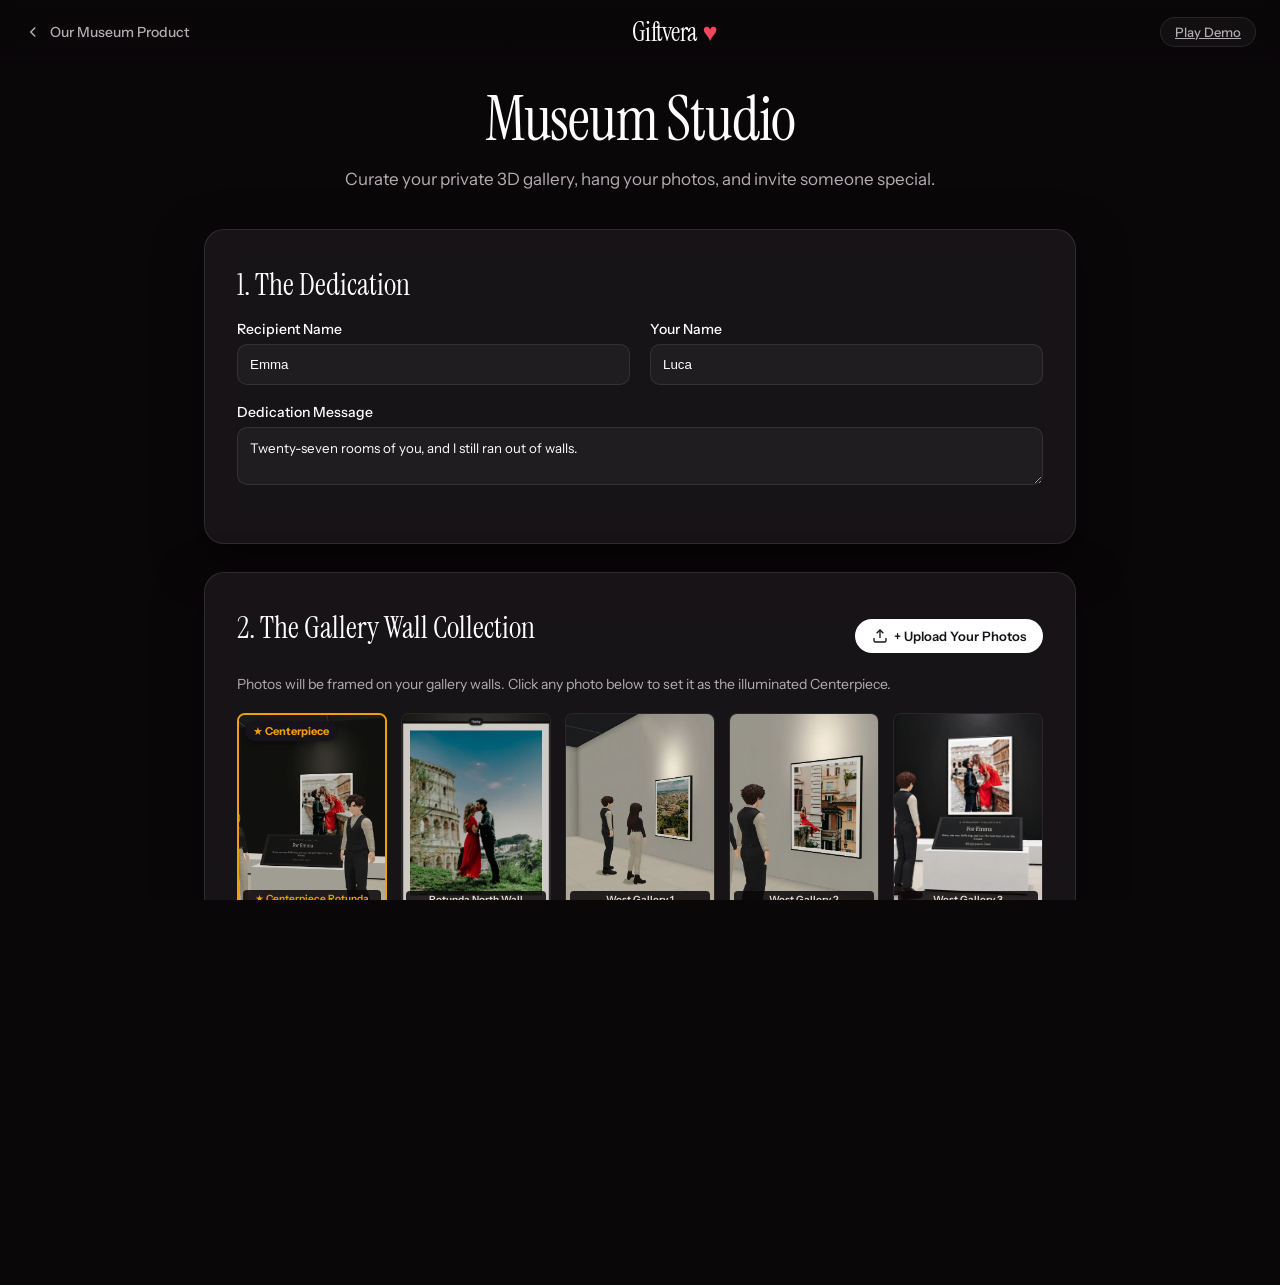
<file: create.html>
<!DOCTYPE html>
<html lang="en">
<head>
  <meta charset="UTF-8">
  <meta name="viewport" content="width=device-width, initial-scale=1.0, maximum-scale=1.0, user-scalable=no, viewport-fit=cover">
  <title>Create Your 3D Museum | Giftvera</title>
  <link rel="stylesheet" href="style.css">
  <style>
    .studio-wrap {
      max-width: 920px;
      margin: 80px auto 60px;
      padding: 0 24px;
    }

    .studio-head {
      text-align: center;
      margin-bottom: 40px;
    }

    .studio-head h1 {
      font-family: var(--font-serif);
      font-size: clamp(2.5rem, 5vw, 3.8rem);
      font-weight: 400;
      letter-spacing: -0.02em;
    }

    .studio-head p {
      font-size: 1.0625rem;
      color: var(--text-2);
      margin-top: 10px;
    }

    .studio-card {
      background: var(--surface-card);
      border: 1px solid var(--surface-card-border);
      border-radius: var(--radius-lg);
      padding: 36px 32px;
      box-shadow: var(--shadow-lg);
      backdrop-filter: blur(16px);
      margin-bottom: 28px;
    }

    .studio-card h2 {
      font-family: var(--font-serif);
      font-size: 1.85rem;
      font-weight: 400;
      margin-bottom: 16px;
      display: flex;
      align-items: center;
      gap: 12px;
    }

    .photo-grid-preview {
      display: grid;
      grid-template-columns: repeat(auto-fill, minmax(130px, 1fr));
      gap: 14px;
      margin-top: 20px;
    }

    .photo-slot {
      aspect-ratio: 3 / 4;
      border-radius: 8px;
      overflow: hidden;
      background: #141113;
      border: 1px solid var(--line);
      position: relative;
    }

    .photo-slot img {
      width: 100%;
      height: 100%;
      object-fit: cover;
    }

    .centerpiece-badge {
      position: absolute;
      top: 6px;
      left: 6px;
      background: #17131A;
      color: #F59E0B;
      font-size: 0.6875rem;
      font-weight: 700;
      padding: 3px 8px;
      border-radius: var(--radius-pill);
      box-shadow: 0 2px 6px rgba(0,0,0,0.4);
    }
  </style>
</head>
<body>

  <!-- Top Global Header -->
  <header class="top-header">
    <a href="product.html" class="nav-link">
      <svg width="18" height="18" viewBox="0 0 24 24" fill="none" stroke="currentColor" stroke-width="2"><path d="m15 18-6-6 6-6"/></svg>
      <span>Our Museum Product</span>
    </a>
    <a href="product.html" class="logo-brand">
      <span>Giftvera</span><span class="heart">♥</span>
    </a>
    <div class="header-actions">
      <a href="index.html" class="badge-pill">
        <span>Play Demo</span>
      </a>
    </div>
  </header>

  <main class="studio-wrap">
    <div class="studio-head">
      <h1>Museum Studio</h1>
      <p>Curate your private 3D gallery, hang your photos, and invite someone special.</p>
    </div>

    <!-- Step 1: Dedication & Names -->
    <section class="studio-card">
      <h2>1. The Dedication</h2>
      <div style="display:grid;grid-template-columns:1fr 1fr;gap:20px;margin-bottom:18px;">
        <div>
          <label style="display:block;font-size:0.875rem;font-weight:500;margin-bottom:6px;">Recipient Name</label>
          <input type="text" id="studio-recipient" class="text-box" value="Emma" placeholder="e.g. Emma" style="width:100%;padding:12px;border-radius:10px;background:var(--surface);border:1px solid var(--line);color:white;">
        </div>
        <div>
          <label style="display:block;font-size:0.875rem;font-weight:500;margin-bottom:6px;">Your Name</label>
          <input type="text" id="studio-sender" class="text-box" value="Luca" placeholder="e.g. Luca" style="width:100%;padding:12px;border-radius:10px;background:var(--surface);border:1px solid var(--line);color:white;">
        </div>
      </div>

      <div style="margin-bottom:18px;">
        <label style="display:block;font-size:0.875rem;font-weight:500;margin-bottom:6px;">Dedication Message</label>
        <textarea id="studio-dedication" rows="2" style="width:100%;padding:12px;border-radius:10px;background:var(--surface);border:1px solid var(--line);color:white;font-family:var(--font-sans);">Twenty-seven rooms of you, and I still ran out of walls.</textarea>
      </div>
    </section>

    <!-- Step 2: Photos -->
    <section class="studio-card">
      <div style="display:flex;justify-content:space-between;align-items:center;flex-wrap:wrap;gap:12px;margin-bottom:12px;">
        <h2>2. The Gallery Wall Collection</h2>
        <label for="studio-file-input" class="badge-pill" style="cursor:pointer;background:white;color:#17131A;font-weight:600;padding:8px 16px;">
          <svg width="16" height="16" viewBox="0 0 24 24" fill="none" stroke="currentColor" stroke-width="2"><path d="M21 15v4a2 2 0 0 1-2 2H5a2 2 0 0 1-2-2v-4"/><polyline points="17 8 12 3 7 8"/><line x1="12" x2="12" y1="3" y2="15"/></svg>
          <span>+ Upload Your Photos</span>
          <input type="file" id="studio-file-input" multiple accept="image/*" style="display:none;">
        </label>
      </div>
      <p style="font-size:0.875rem;color:var(--text-2);margin-bottom:16px;">
        Photos will be framed on your gallery walls. Click any photo below to set it as the illuminated Centerpiece.
      </p>

      <div class="photo-grid-preview" id="studio-photo-grid"></div>
    </section>

    <!-- Step 3: Launch -->
    <div style="text-align:center;margin-top:32px;">
      <button type="button" class="btn-create-launch" style="max-width:420px;margin:0 auto;" onclick="openCreatedMuseum()">
        <svg width="22" height="22" viewBox="0 0 24 24" fill="none" stroke="currentColor" stroke-width="2"><path d="M4 19.5v-15A2.5 2.5 0 0 1 6.5 2H20v20H6.5a2.5 2.5 0 0 1-2.5-2.5Z"/><path d="M6 6h10"/><path d="M6 10h10"/></svg>
        <span>Enter Your Custom Museum</span>
      </button>
    </div>
  </main>

  <script src="gallery-manager.js"></script>
  <script>
    const studioGrid = document.getElementById('studio-photo-grid');
    const studioInput = document.getElementById('studio-file-input');

    const slotLabels = {
      'centerpiece': '★ Centerpiece Rotunda',
      'monolith_back': 'Rotunda North Wall',
      'gallery_0': 'West Gallery 1',
      'gallery_1': 'West Gallery 2',
      'gallery_2': 'West Gallery 3',
      'gallery_3': 'East Gallery 1',
      'gallery_4': 'East Gallery 2',
      'gallery_5': 'East Gallery 3',
      'gallery_6': 'South Wall Left',
      'gallery_7': 'South Wall Right'
    };

    const slotOrder = [
      'centerpiece',
      'gallery_0',
      'gallery_1',
      'gallery_2',
      'gallery_3',
      'gallery_4',
      'gallery_5',
      'gallery_6',
      'gallery_7',
      'monolith_back'
    ];

    async function refreshStudioGrid() {
      if (!window.galleryManager || !studioGrid) return;
      const photos = await window.galleryManager.getAllPhotos();
      studioGrid.innerHTML = '';

      photos.forEach((photo) => {
        const slot = document.createElement('div');
        slot.className = 'photo-slot';
        slot.style.cursor = 'pointer';
        slot.style.border = photo.isCenterpiece ? '2px solid #F59E0B' : '1px solid var(--line)';
        slot.title = `${photo.title} (Click to set as Centerpiece)`;

        const img = document.createElement('img');
        img.src = photo.src;
        slot.appendChild(img);

        const labelText = slotLabels[photo.id] || (photo.isCenterpiece ? '★ Centerpiece' : 'Gallery Wall');
        const badge = document.createElement('span');
        badge.textContent = labelText;
        badge.style.position = 'absolute';
        badge.style.bottom = '4px';
        badge.style.left = '4px';
        badge.style.right = '4px';
        badge.style.background = 'rgba(10,7,9,0.85)';
        badge.style.color = photo.isCenterpiece ? '#F59E0B' : '#E2DFD2';
        badge.style.fontSize = '0.625rem';
        badge.style.fontWeight = '600';
        badge.style.padding = '2px 4px';
        badge.style.borderRadius = '4px';
        badge.style.textAlign = 'center';
        badge.style.whiteSpace = 'nowrap';
        badge.style.overflow = 'hidden';
        badge.style.textOverflow = 'ellipsis';
        slot.appendChild(badge);

        if (photo.isCenterpiece) {
          const cpBadge = document.createElement('span');
          cpBadge.className = 'centerpiece-badge';
          cpBadge.textContent = '★ Centerpiece';
          slot.appendChild(cpBadge);
        }

        slot.addEventListener('click', async () => {
          photos.forEach(p => p.isCenterpiece = false);
          photo.isCenterpiece = true;
          await window.galleryManager.savePhoto(photo);
          refreshStudioGrid();
        });

        studioGrid.appendChild(slot);
      });
    }

    if (studioInput) {
      studioInput.addEventListener('change', async (e) => {
        if (!e.target.files || e.target.files.length === 0) return;
        const files = Array.from(e.target.files);
        for (let i = 0; i < files.length; i++) {
          const file = files[i];
          const targetSlotId = slotOrder[i % slotOrder.length];
          try {
            const dataUrl = await window.galleryManager.processFile(file);
            const cleanTitle = file.name.replace(/\.[^/.]+$/, '').replace(/[-_]/g, ' ');
            await window.galleryManager.savePhoto({
              id: targetSlotId,
              title: cleanTitle,
              caption: 'Personal photo added to the gallery collection.',
              src: dataUrl,
              isCenterpiece: (targetSlotId === 'centerpiece' && i === 0)
            });
          } catch (err) {
            console.warn('Error reading file', file.name, err);
          }
        }
        await refreshStudioGrid();
      });
    }

    window.addEventListener('DOMContentLoaded', refreshStudioGrid);

    function openCreatedMuseum() {
      const recipient = encodeURIComponent(document.getElementById('studio-recipient').value.trim());
      const sender = encodeURIComponent(document.getElementById('studio-sender').value.trim());
      const dedication = encodeURIComponent(document.getElementById('studio-dedication').value.trim());

      window.location.href = `index.html?for=${recipient}&from=${sender}&msg=${dedication}`;
    }
  </script>
</body>
</html>
</file>
<file: style.css>
/* ==========================================================================
   Giftvera - "Our Museum" Design System & Styling
   ========================================================================== */

@import url('https://fonts.googleapis.com/css2?family=Instrument+Sans:ital,wght@0,400..700;1,400..700&family=Instrument+Serif:ital@0;1&display=swap');

:root {
  --bg: #0A0709;
  --bg-gradient: radial-gradient(60% 50% at 50% 0%, rgba(244, 114, 182, 0.12), transparent 70%), 
                      radial-gradient(50% 40% at 85% 10%, rgba(167, 139, 250, 0.08), transparent 70%);
  --text: #FFFFFF;
  --text-2: #B3ADB1;
  --text-3: #8A8387;
  --surface: rgba(255, 255, 255, 0.04);
  --surface-card: rgba(26, 23, 27, 0.85);
  --surface-card-border: rgba(255, 255, 255, 0.1);
  --surface-hover: rgba(255, 255, 255, 0.08);
  --line: rgba(255, 255, 255, 0.09);
  --line-strong: rgba(255, 255, 255, 0.2);
  --ink: #FFFFFF;
  --on-ink: #0A0709;
  --accent: #F0475D;
  --accent-soft: rgba(240, 71, 93, 0.15);
  --amber: #F59E0B;
  --cyan: #06B6D4;
  --radius-sm: 8px;
  --radius-md: 14px;
  --radius-lg: 20px;
  --radius-pill: 9999px;
  --font-serif: "Instrument Serif", Georgia, "Times New Roman", serif;
  --font-sans: "Instrument Sans", system-ui, -apple-system, BlinkMacSystemFont, "Segoe UI", Roboto, sans-serif;
  --shadow-sm: 0 4px 16px rgba(0, 0, 0, 0.3);
  --shadow-lg: 0 16px 48px rgba(0, 0, 0, 0.5);
}

[data-theme="light"] {
  --bg: #FBF8F6;
  --bg-gradient: radial-gradient(60% 50% at 50% 0%, rgba(236, 72, 153, 0.08), transparent 70%), 
                      radial-gradient(50% 40% at 85% 10%, rgba(139, 92, 246, 0.06), transparent 70%);
  --text: #17131A;
  --text-2: #564E58;
  --text-3: #7D7480;
  --surface: rgba(255, 255, 255, 0.7);
  --surface-card: rgba(255, 255, 255, 0.95);
  --surface-card-border: rgba(23, 19, 26, 0.1);
  --surface-hover: rgba(23, 19, 26, 0.05);
  --line: rgba(23, 19, 26, 0.1);
  --line-strong: rgba(23, 19, 26, 0.22);
  --ink: #17131A;
  --on-ink: #FBF8F6;
  --shadow-sm: 0 4px 16px rgba(0, 0, 0, 0.06);
  --shadow-lg: 0 16px 48px rgba(0, 0, 0, 0.12);
}

* {
  box-sizing: border-box;
  margin: 0;
  padding: 0;
  -webkit-font-smoothing: antialiased;
  -moz-osx-font-smoothing: grayscale;
}

html, body {
  width: 100%;
  height: 100%;
  font-family: var(--font-sans);
  background-color: var(--bg);
  color: var(--text);
  overflow-x: hidden;
}

/* ==========================================================================
   Header & Navigation
   ========================================================================== */
.top-header {
  position: fixed;
  top: 0;
  left: 0;
  right: 0;
  height: 64px;
  display: flex;
  align-items: center;
  justify-content: space-between;
  padding: 0 24px;
  z-index: 100;
  background: linear-gradient(to bottom, rgba(10, 7, 9, 0.85), transparent);
  backdrop-filter: blur(8px);
  -webkit-backdrop-filter: blur(8px);
  transition: background 0.3s ease;
}

.nav-link {
  display: inline-flex;
  align-items: center;
  gap: 8px;
  color: var(--text-2);
  text-decoration: none;
  font-size: 0.875rem;
  font-weight: 500;
  transition: color 0.2s ease;
}

.nav-link:hover {
  color: var(--text);
}

.logo-brand {
  display: flex;
  align-items: center;
  gap: 6px;
  text-decoration: none;
  color: var(--text);
  font-family: var(--font-serif);
  font-size: 1.6rem;
  letter-spacing: -0.02em;
}

.logo-brand .heart {
  color: var(--accent);
  display: inline-block;
  animation: pulse 2.4s ease-in-out infinite;
}

@keyframes pulse {
  0%, 100% { transform: scale(1); }
  50% { transform: scale(1.12); }
}

.header-actions {
  display: flex;
  align-items: center;
  gap: 12px;
}

.badge-pill {
  display: inline-flex;
  align-items: center;
  gap: 6px;
  padding: 6px 14px;
  border-radius: var(--radius-pill);
  background: var(--surface);
  border: 1px solid var(--line);
  font-size: 0.8125rem;
  font-weight: 500;
  color: var(--text-2);
}

.btn-icon {
  width: 40px;
  height: 40px;
  border-radius: 50%;
  display: inline-flex;
  align-items: center;
  justify-content: center;
  background: var(--surface);
  border: 1px solid var(--line);
  color: var(--text);
  cursor: pointer;
  transition: all 0.2s ease;
}

.btn-icon:hover {
  background: var(--surface-hover);
  border-color: var(--line-strong);
  transform: translateY(-1px);
}

/* ==========================================================================
   Lobby & Character Selection ("Choose who walks in")
   ========================================================================== */
#lobby-view {
  position: absolute;
  inset: 0;
  width: 100vw;
  height: 100vh;
  display: flex;
  z-index: 50;
  background: #0A0709;
}

.lobby-viewport {
  position: relative;
  flex: 1;
  height: 100%;
  overflow: hidden;
}

#lobby-canvas {
  width: 100%;
  height: 100%;
  display: block;
}

.lobby-title-wrap {
  position: absolute;
  top: 36px;
  left: 48px;
  z-index: 10;
  pointer-events: none;
}

.lobby-heading {
  font-family: var(--font-serif);
  font-size: clamp(2.5rem, 5vw, 4rem);
  font-weight: 400;
  line-height: 1.05;
  letter-spacing: -0.02em;
  color: var(--text);
  text-shadow: 0 2px 16px rgba(0, 0, 0, 0.7);
}

.lobby-subheading {
  font-size: 0.9375rem;
  color: var(--text-2);
  margin-top: 8px;
  text-shadow: 0 1px 8px rgba(0, 0, 0, 0.7);
}

.lobby-bottom-bar {
  position: absolute;
  bottom: 32px;
  left: 48px;
  display: flex;
  align-items: center;
  gap: 16px;
  z-index: 10;
}

.turn-instruction {
  position: absolute;
  bottom: 96px;
  left: 50%;
  transform: translateX(-50%);
  font-size: 0.8125rem;
  color: rgba(255, 255, 255, 0.6);
  background: rgba(0, 0, 0, 0.4);
  padding: 6px 14px;
  border-radius: var(--radius-pill);
  backdrop-filter: blur(8px);
  pointer-events: none;
}

.lobby-turn-controls {
  position: absolute;
  bottom: 32px;
  left: 50%;
  transform: translateX(-50%);
  display: flex;
  align-items: center;
  gap: 12px;
  z-index: 10;
}

.turn-btn {
  width: 44px;
  height: 44px;
  border-radius: 50%;
  background: rgba(255, 255, 255, 0.85);
  color: #17131A;
  border: none;
  font-size: 1.25rem;
  font-weight: bold;
  display: flex;
  align-items: center;
  justify-content: center;
  cursor: pointer;
  box-shadow: 0 4px 16px rgba(0, 0, 0, 0.3);
  transition: transform 0.15s ease, background 0.15s ease;
}

.turn-btn:hover {
  transform: scale(1.08);
  background: #FFFFFF;
}

/* Customizer Panel on the right */
.lobby-panel {
  width: 440px;
  height: 100%;
  background: #F4EFEB;
  color: #17131A;
  padding: 32px 28px;
  display: flex;
  flex-direction: column;
  justify-content: space-between;
  overflow-y: auto;
  box-shadow: -8px 0 32px rgba(0, 0, 0, 0.4);
  z-index: 20;
}

.lobby-panel-head {
  display: flex;
  flex-direction: column;
  gap: 16px;
}

.room-presence-badge {
  display: inline-flex;
  align-items: center;
  gap: 10px;
  background: #ECE5DE;
  padding: 8px 14px;
  border-radius: var(--radius-pill);
  font-size: 0.8125rem;
  font-weight: 500;
  color: #564E58;
}

.presence-dot {
  width: 22px;
  height: 22px;
  border-radius: 50%;
  background: #E08238;
  color: white;
  font-size: 0.75rem;
  font-weight: 700;
  display: flex;
  align-items: center;
  justify-content: center;
}

.panel-title {
  font-family: var(--font-serif);
  font-size: 2.25rem;
  font-weight: 400;
  color: #17131A;
  letter-spacing: -0.01em;
}

/* Character Selector Tabs (Kai / Mira) */
.avatar-type-row {
  display: grid;
  grid-template-columns: 1fr 1fr;
  gap: 10px;
  margin-top: 8px;
}

.avatar-type-btn {
  display: flex;
  align-items: center;
  gap: 12px;
  padding: 10px 14px;
  border-radius: 12px;
  border: 1px solid #D6CBC1;
  background: #ECE5DE;
  cursor: pointer;
  font-family: var(--font-sans);
  font-size: 0.9375rem;
  font-weight: 500;
  color: #564E58;
  transition: all 0.2s ease;
}

.avatar-type-btn.active {
  background: #FFFFFF;
  border-color: #17131A;
  color: #17131A;
  box-shadow: 0 2px 8px rgba(0, 0, 0, 0.08);
}

.avatar-badge {
  width: 26px;
  height: 26px;
  border-radius: 50%;
  background: #D8CEC4;
  color: #17131A;
  display: flex;
  align-items: center;
  justify-content: center;
  font-size: 0.8125rem;
  font-weight: 600;
}

.avatar-type-btn.active .avatar-badge {
  background: #17131A;
  color: #FFFFFF;
}

/* Height Selector */
.height-row {
  display: grid;
  grid-template-columns: repeat(3, 1fr);
  gap: 8px;
  margin-top: 12px;
}

.height-btn {
  padding: 8px 10px;
  text-align: center;
  font-size: 0.8125rem;
  font-weight: 500;
  border-radius: var(--radius-pill);
  border: 1px solid #D6CBC1;
  background: #ECE5DE;
  color: #564E58;
  cursor: pointer;
  transition: all 0.15s ease;
}

.height-btn.active {
  background: #FFFFFF;
  border-color: #17131A;
  color: #17131A;
}

/* Customizer Subtabs */
.custom-subtabs {
  display: flex;
  flex-wrap: wrap;
  gap: 8px 16px;
  border-bottom: 1px solid #D6CBC1;
  padding-bottom: 8px;
  margin-top: 16px;
}

.subtab-link {
  font-size: 0.875rem;
  font-weight: 500;
  color: #7D7480;
  background: none;
  border: none;
  cursor: pointer;
  padding: 4px 0;
  position: relative;
}

.subtab-link.active {
  color: #17131A;
  font-weight: 600;
}

.subtab-link.active::after {
  content: "";
  position: absolute;
  bottom: -9px;
  left: 0;
  right: 0;
  height: 2px;
  background: #17131A;
}

/* Color Swatches Grid */
.swatch-section {
  margin-top: 18px;
}

.swatch-header {
  display: flex;
  justify-content: space-between;
  align-items: center;
  font-size: 0.8125rem;
  color: #564E58;
  margin-bottom: 12px;
}

.swatch-grid {
  display: grid;
  grid-template-columns: repeat(5, 1fr);
  gap: 10px;
}

.swatch-item {
  display: flex;
  flex-direction: column;
  align-items: center;
  gap: 6px;
  cursor: pointer;
}

.swatch-circle {
  width: 42px;
  height: 42px;
  border-radius: 50%;
  border: 2px solid transparent;
  transition: transform 0.15s ease, border-color 0.15s ease;
  box-shadow: 0 2px 6px rgba(0, 0, 0, 0.15);
}

.swatch-item:hover .swatch-circle {
  transform: scale(1.1);
}

.swatch-item.active .swatch-circle {
  border-color: #17131A;
  transform: scale(1.12);
  outline: 2px solid rgba(23, 19, 26, 0.2);
  outline-offset: 2px;
}

.swatch-label {
  font-size: 0.6875rem;
  color: #564E58;
  text-align: center;
}

/* Player Name Input */
.name-input-group {
  margin-top: 24px;
}

.name-label {
  font-size: 0.8125rem;
  font-weight: 500;
  color: #564E58;
  margin-bottom: 6px;
  display: block;
}

.name-field {
  width: 100%;
  padding: 12px 16px;
  border-radius: 12px;
  border: 1px solid #D6CBC1;
  background: #FFFFFF;
  color: #17131A;
  font-family: var(--font-sans);
  font-size: 1rem;
  font-weight: 500;
  outline: none;
  transition: border-color 0.2s ease;
}

.name-field:focus {
  border-color: #17131A;
}

/* Enter Button */
.btn-enter-museum {
  width: 100%;
  padding: 16px;
  border-radius: 14px;
  background: #17131A;
  color: #FFFFFF;
  border: none;
  font-family: var(--font-sans);
  font-size: 1.0625rem;
  font-weight: 600;
  cursor: pointer;
  display: flex;
  align-items: center;
  justify-content: center;
  gap: 10px;
  box-shadow: 0 8px 24px rgba(0, 0, 0, 0.25);
  transition: all 0.2s ease;
  margin-top: 24px;
}

.btn-enter-museum:hover {
  background: #000000;
  transform: translateY(-2px);
  box-shadow: 0 12px 30px rgba(0, 0, 0, 0.35);
}

/* ==========================================================================
   3D In-Game HUD & Overlay View
   ========================================================================== */
#game-view {
  position: absolute;
  inset: 0;
  width: 100vw;
  height: 100vh;
  z-index: 10;
  display: none;
  background: #0A0709;
}

#museum-canvas {
  width: 100%;
  height: 100%;
  display: block;
}

.game-hud {
  position: absolute;
  inset: 0;
  pointer-events: none;
  z-index: 20;
}

.hud-interactive {
  pointer-events: auto;
}

/* Top Left Presence Pill */
.hud-presence {
  position: absolute;
  top: 24px;
  left: 24px;
  display: inline-flex;
  align-items: center;
  gap: 8px;
  background: rgba(18, 14, 17, 0.8);
  border: 1px solid var(--line-strong);
  padding: 8px 16px;
  border-radius: var(--radius-pill);
  backdrop-filter: blur(12px);
  color: var(--text);
  font-size: 0.875rem;
  font-weight: 500;
  box-shadow: var(--shadow-sm);
}

.presence-dots-stack {
  display: flex;
  align-items: center;
}

.presence-indicator-dot {
  width: 10px;
  height: 10px;
  border-radius: 50%;
  border: 1.5px solid #120E11;
  margin-right: -3px;
}

/* Top Right Toolbar */
.hud-toolbar {
  position: absolute;
  top: 24px;
  right: 24px;
  display: flex;
  align-items: center;
  gap: 4px;
  background: rgba(18, 14, 17, 0.8);
  border: 1px solid var(--line-strong);
  padding: 6px 10px;
  border-radius: var(--radius-pill);
  backdrop-filter: blur(12px);
  box-shadow: var(--shadow-sm);
}

.tool-action-btn {
  width: 38px;
  height: 38px;
  border-radius: 50%;
  background: transparent;
  border: none;
  color: var(--text-2);
  display: flex;
  align-items: center;
  justify-content: center;
  cursor: pointer;
  transition: all 0.2s ease;
  position: relative;
}

.tool-action-btn:hover {
  background: rgba(255, 255, 255, 0.1);
  color: var(--text);
}

.tool-action-btn.active {
  color: #FFFFFF;
  background: rgba(255, 255, 255, 0.15);
}

.tool-action-btn svg {
  width: 18px;
  height: 18px;
}

/* Mobile Virtual Joystick & Action */
.touch-controls {
  position: absolute;
  bottom: 28px;
  left: 0;
  right: 0;
  padding: 0 32px;
  display: flex;
  justify-content: space-between;
  align-items: flex-end;
  pointer-events: none;
  z-index: 25;
}

.joystick-zone {
  width: 120px;
  height: 120px;
  border-radius: 50%;
  background: rgba(255, 255, 255, 0.08);
  border: 2px solid rgba(255, 255, 255, 0.2);
  position: relative;
  pointer-events: auto;
  display: flex;
  align-items: center;
  justify-content: center;
  backdrop-filter: blur(8px);
}

.joystick-thumb {
  width: 50px;
  height: 50px;
  border-radius: 50%;
  background: rgba(255, 255, 255, 0.85);
  box-shadow: 0 2px 10px rgba(0, 0, 0, 0.3);
  position: absolute;
  transition: transform 0.05s ease-out;
}

.joystick-label {
  position: absolute;
  top: -24px;
  font-size: 0.75rem;
  color: rgba(255, 255, 255, 0.5);
  text-transform: uppercase;
  letter-spacing: 0.05em;
}

.action-trigger-btn {
  width: 64px;
  height: 64px;
  border-radius: 50%;
  background: rgba(255, 255, 255, 0.9);
  color: #17131A;
  border: none;
  display: flex;
  align-items: center;
  justify-content: center;
  box-shadow: 0 4px 16px rgba(0, 0, 0, 0.3);
  pointer-events: auto;
  cursor: pointer;
  transition: transform 0.1s ease;
}

.action-trigger-btn:active {
  transform: scale(0.92);
}

/* Prompt tooltip over interactable objects */
.interaction-prompt {
  position: absolute;
  top: 50%;
  left: 50%;
  transform: translate(-50%, -50%);
  background: rgba(18, 14, 17, 0.85);
  border: 1px solid var(--line-strong);
  color: #FFFFFF;
  padding: 10px 20px;
  border-radius: var(--radius-pill);
  font-size: 0.875rem;
  font-weight: 500;
  display: flex;
  align-items: center;
  gap: 10px;
  backdrop-filter: blur(12px);
  box-shadow: var(--shadow-sm);
  opacity: 0;
  pointer-events: none;
  transition: opacity 0.2s ease, transform 0.2s ease;
  z-index: 30;
}

.interaction-prompt.show {
  opacity: 1;
  pointer-events: auto;
  transform: translate(-50%, -60%);
}

.key-badge {
  background: rgba(255, 255, 255, 0.2);
  padding: 2px 8px;
  border-radius: 4px;
  font-size: 0.75rem;
  font-weight: 700;
}

/* ==========================================================================
   Photo Zoom-In / Artwork Inspection Overlay
   ========================================================================== */
#inspect-overlay {
  position: fixed;
  inset: 0;
  background: rgba(10, 7, 9, 0.92);
  backdrop-filter: blur(20px);
  z-index: 100;
  display: flex;
  flex-direction: column;
  align-items: center;
  justify-content: center;
  opacity: 0;
  pointer-events: none;
  transition: opacity 0.3s ease;
}

#inspect-overlay.show {
  opacity: 1;
  pointer-events: auto;
}

.inspect-top-bar {
  position: absolute;
  top: 24px;
  left: 0;
  right: 0;
  padding: 0 32px;
  display: flex;
  justify-content: space-between;
  align-items: center;
}

.inspect-badge {
  background: rgba(255, 255, 255, 0.1);
  border: 1px solid var(--line);
  padding: 6px 16px;
  border-radius: var(--radius-pill);
  font-family: var(--font-serif);
  font-style: italic;
  font-size: 1.1rem;
  color: var(--text);
}

.inspect-close-btn {
  display: inline-flex;
  align-items: center;
  gap: 6px;
  background: rgba(255, 255, 255, 0.1);
  border: 1px solid var(--line);
  color: var(--text);
  padding: 8px 18px;
  border-radius: var(--radius-pill);
  cursor: pointer;
  font-size: 0.875rem;
  font-weight: 500;
  transition: all 0.2s ease;
}

.inspect-close-btn:hover {
  background: rgba(255, 255, 255, 0.2);
  transform: translateY(-1px);
}

.inspect-art-container {
  max-width: 90vw;
  max-height: 75vh;
  display: flex;
  flex-direction: column;
  align-items: center;
}

.inspect-frame {
  background: #17131A;
  padding: 24px;
  border: 12px solid #000000;
  box-shadow: 0 24px 60px rgba(0, 0, 0, 0.8);
  border-radius: 4px;
  display: flex;
  align-items: center;
  justify-content: center;
}

.inspect-image {
  max-width: 70vw;
  max-height: 65vh;
  object-fit: contain;
  border-radius: 2px;
}

.inspect-details {
  margin-top: 18px;
  text-align: center;
}

.inspect-title {
  font-family: var(--font-serif);
  font-size: 1.6rem;
  font-weight: 400;
  color: var(--text);
}

.inspect-caption {
  font-size: 0.875rem;
  color: var(--text-2);
  margin-top: 4px;
}

/* ==========================================================================
   Dedication Plaque Modal
   ========================================================================== */
#dedication-modal {
  position: fixed;
  inset: 0;
  background: rgba(10, 7, 9, 0.85);
  backdrop-filter: blur(16px);
  z-index: 105;
  display: flex;
  align-items: center;
  justify-content: center;
  opacity: 0;
  pointer-events: none;
  transition: opacity 0.3s ease;
}

#dedication-modal.show {
  opacity: 1;
  pointer-events: auto;
}

.plaque-box {
  background: #120E11;
  border: 1px solid rgba(255, 255, 255, 0.15);
  box-shadow: 0 24px 70px rgba(0, 0, 0, 0.9);
  padding: 48px 40px;
  border-radius: 8px;
  max-width: 540px;
  width: 90%;
  text-align: center;
  position: relative;
}

.plaque-eyebrow {
  font-size: 0.75rem;
  letter-spacing: 0.15em;
  text-transform: uppercase;
  color: var(--text-3);
  margin-bottom: 16px;
}

.plaque-title {
  font-family: var(--font-serif);
  font-size: clamp(2rem, 4vw, 3rem);
  font-weight: 400;
  color: var(--text);
  margin-bottom: 24px;
}

.plaque-body {
  font-size: 1.0625rem;
  line-height: 1.7;
  color: var(--text-2);
  margin-bottom: 24px;
}

.plaque-sign {
  font-family: var(--font-serif);
  font-style: italic;
  font-size: 1.35rem;
  color: var(--text);
}

.plaque-close {
  margin-top: 32px;
  background: transparent;
  border: 1px solid var(--line-strong);
  color: var(--text);
  padding: 8px 24px;
  border-radius: var(--radius-pill);
  font-size: 0.875rem;
  cursor: pointer;
  transition: all 0.2s ease;
}

.plaque-close:hover {
  background: rgba(255, 255, 255, 0.1);
}

/* ==========================================================================
   Chat & Emotes Box
   ========================================================================== */
#chat-drawer {
  position: absolute;
  top: 76px;
  right: 24px;
  width: 320px;
  background: rgba(18, 14, 17, 0.92);
  border: 1px solid var(--line-strong);
  border-radius: var(--radius-md);
  backdrop-filter: blur(16px);
  box-shadow: var(--shadow-lg);
  display: flex;
  flex-direction: column;
  z-index: 40;
  overflow: hidden;
  opacity: 0;
  pointer-events: none;
  transform: translateY(-10px);
  transition: all 0.2s ease;
}

#chat-drawer.show {
  opacity: 1;
  pointer-events: auto;
  transform: translateY(0);
}

.chat-header {
  padding: 12px 16px;
  border-bottom: 1px solid var(--line);
  display: flex;
  justify-content: space-between;
  align-items: center;
  font-size: 0.875rem;
  font-weight: 600;
}

.chat-messages {
  height: 220px;
  padding: 14px 16px;
  overflow-y: auto;
  display: flex;
  flex-direction: column;
  gap: 10px;
}

.chat-msg {
  font-size: 0.8125rem;
  line-height: 1.45;
  background: rgba(255, 255, 255, 0.05);
  padding: 8px 12px;
  border-radius: 10px;
  word-break: break-word;
}

.chat-msg .sender {
  font-weight: 600;
  color: var(--amber);
  margin-right: 6px;
}

.chat-input-row {
  display: flex;
  border-top: 1px solid var(--line);
  padding: 8px;
  gap: 8px;
}

.chat-input {
  flex: 1;
  background: rgba(255, 255, 255, 0.07);
  border: 1px solid var(--line);
  border-radius: var(--radius-pill);
  padding: 8px 14px;
  color: white;
  font-family: var(--font-sans);
  font-size: 0.8125rem;
  outline: none;
}

.chat-input:focus {
  border-color: var(--line-strong);
}

.chat-send-btn {
  background: var(--ink);
  color: var(--on-ink);
  border: none;
  border-radius: var(--radius-pill);
  padding: 8px 14px;
  font-size: 0.8125rem;
  font-weight: 600;
  cursor: pointer;
}

/* Emote Menu */
#emote-menu {
  position: absolute;
  top: 76px;
  right: 68px;
  background: rgba(18, 14, 17, 0.92);
  border: 1px solid var(--line-strong);
  border-radius: var(--radius-pill);
  backdrop-filter: blur(16px);
  padding: 6px 10px;
  display: flex;
  gap: 8px;
  z-index: 40;
  opacity: 0;
  pointer-events: none;
  transform: translateY(-8px);
  transition: all 0.2s ease;
}

#emote-menu.show {
  opacity: 1;
  pointer-events: auto;
  transform: translateY(0);
}

.emote-btn {
  background: none;
  border: none;
  font-size: 1.35rem;
  cursor: pointer;
  padding: 4px;
  border-radius: 50%;
  transition: transform 0.15s ease;
}

.emote-btn:hover {
  transform: scale(1.25);
}

/* Speech bubbles and floating nametags in 3D */
.player-nametag {
  position: absolute;
  transform: translate(-50%, -100%);
  background: rgba(18, 14, 17, 0.85);
  border: 1px solid rgba(255, 255, 255, 0.2);
  padding: 4px 10px;
  border-radius: var(--radius-pill);
  font-size: 0.75rem;
  font-weight: 600;
  color: white;
  display: flex;
  align-items: center;
  gap: 6px;
  pointer-events: none;
  white-space: nowrap;
  box-shadow: 0 2px 8px rgba(0, 0, 0, 0.4);
  transition: opacity 0.2s ease;
}

.player-bubble {
  position: absolute;
  transform: translate(-50%, -170%);
  background: #FFFFFF;
  color: #17131A;
  padding: 6px 14px;
  border-radius: 14px;
  font-size: 0.8125rem;
  font-weight: 500;
  box-shadow: 0 4px 16px rgba(0, 0, 0, 0.3);
  pointer-events: none;
  max-width: 200px;
  text-align: center;
  animation: popIn 0.25s ease-out;
}

@keyframes popIn {
  0% { transform: translate(-50%, -150%) scale(0.6); opacity: 0; }
  100% { transform: translate(-50%, -170%) scale(1); opacity: 1; }
}

/* Toast alert */
.toast-notice {
  position: fixed;
  bottom: 24px;
  left: 50%;
  transform: translateX(-50%) translateY(20px);
  background: rgba(18, 14, 17, 0.95);
  border: 1px solid var(--line-strong);
  color: #FFFFFF;
  padding: 10px 20px;
  border-radius: var(--radius-pill);
  font-size: 0.875rem;
  font-weight: 500;
  backdrop-filter: blur(12px);
  box-shadow: var(--shadow-lg);
  opacity: 0;
  transition: all 0.25s ease;
  z-index: 200;
  pointer-events: none;
}

.toast-notice.show {
  opacity: 1;
  transform: translateX(-50%) translateY(0);
}

/* ==========================================================================
   Responsive Breakpoints
   ========================================================================== */
@media (max-width: 900px) {
  #lobby-view {
    flex-direction: column;
  }
  
  .lobby-viewport {
    height: 52%;
  }
  
  .lobby-panel {
    width: 100%;
    height: 48%;
    box-shadow: 0 -8px 32px rgba(0, 0, 0, 0.4);
    padding: 20px 18px;
  }

  .lobby-title-wrap {
    top: 20px;
    left: 20px;
  }

  .lobby-heading {
    font-size: 2rem;
  }

  .hud-presence {
    top: 16px;
    left: 16px;
    padding: 6px 12px;
    font-size: 0.8125rem;
  }

  .hud-toolbar {
    top: 16px;
    right: 16px;
  }
}
</file>
